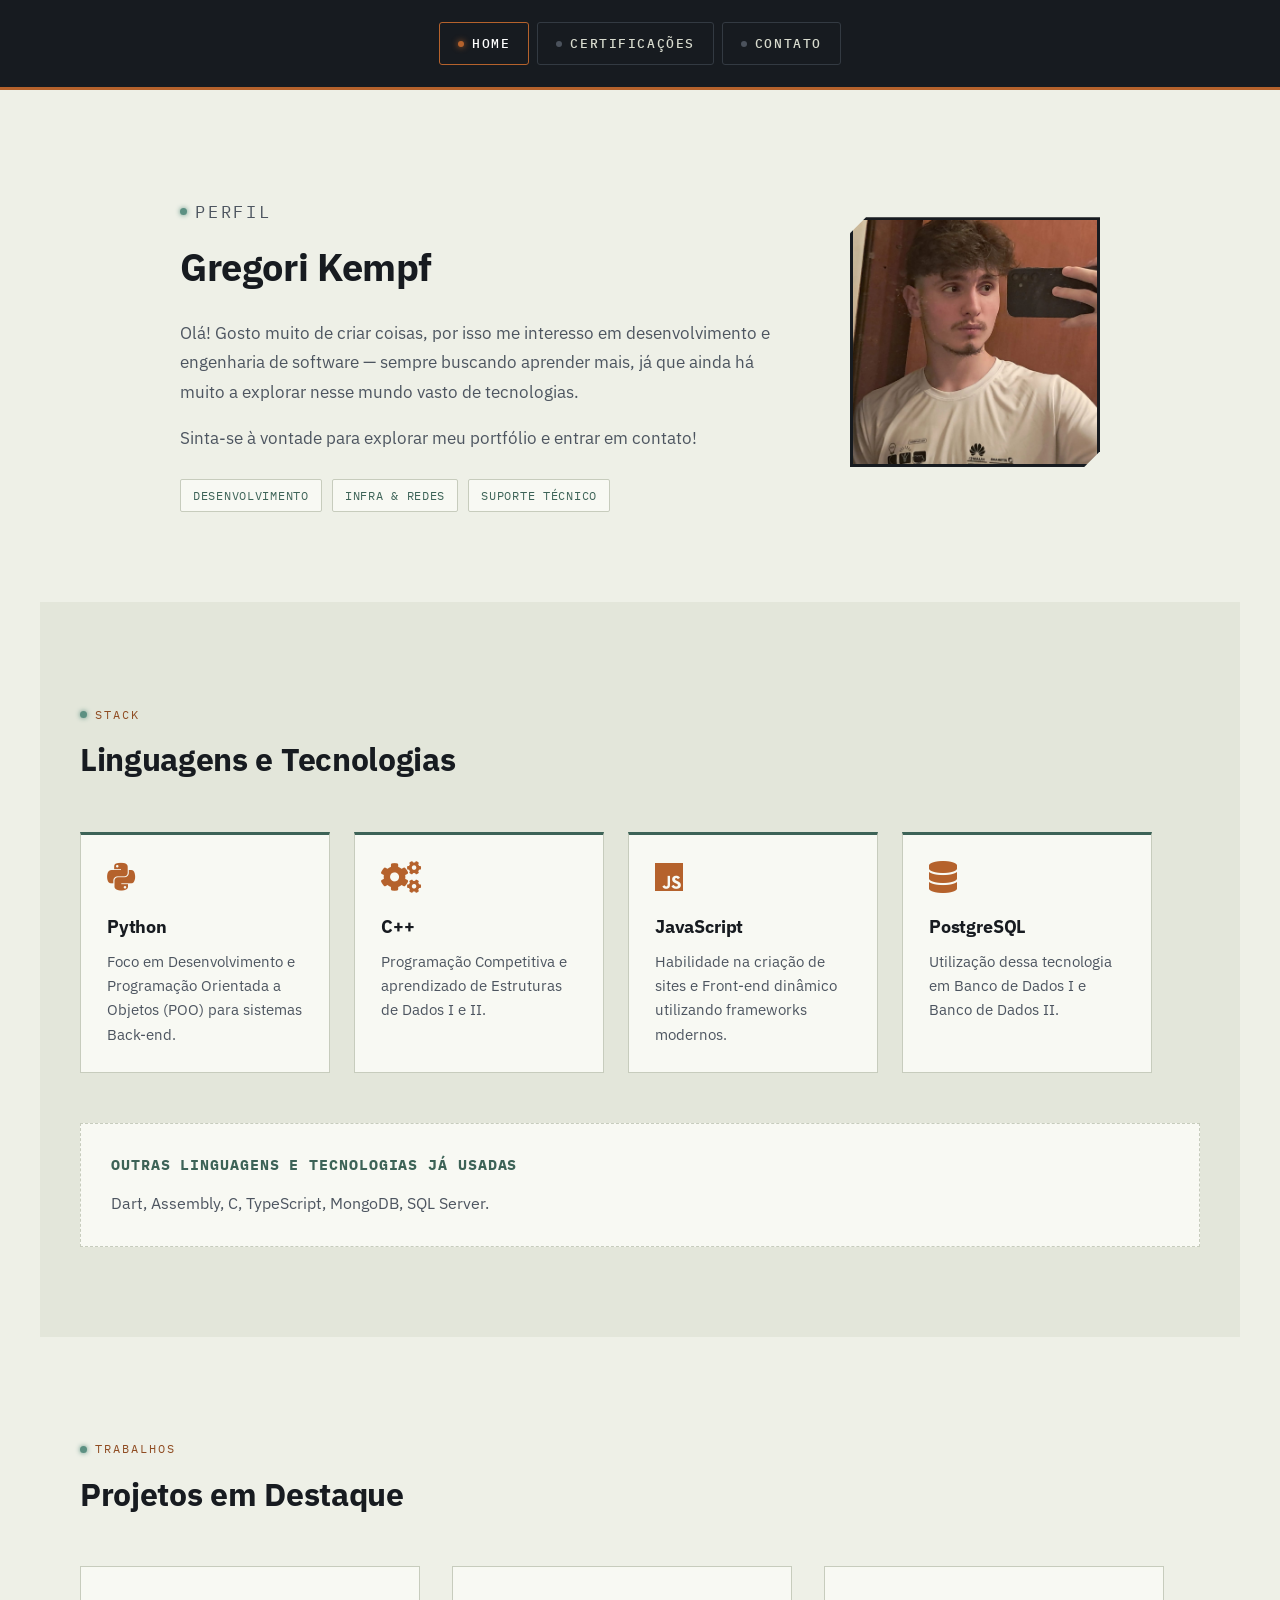
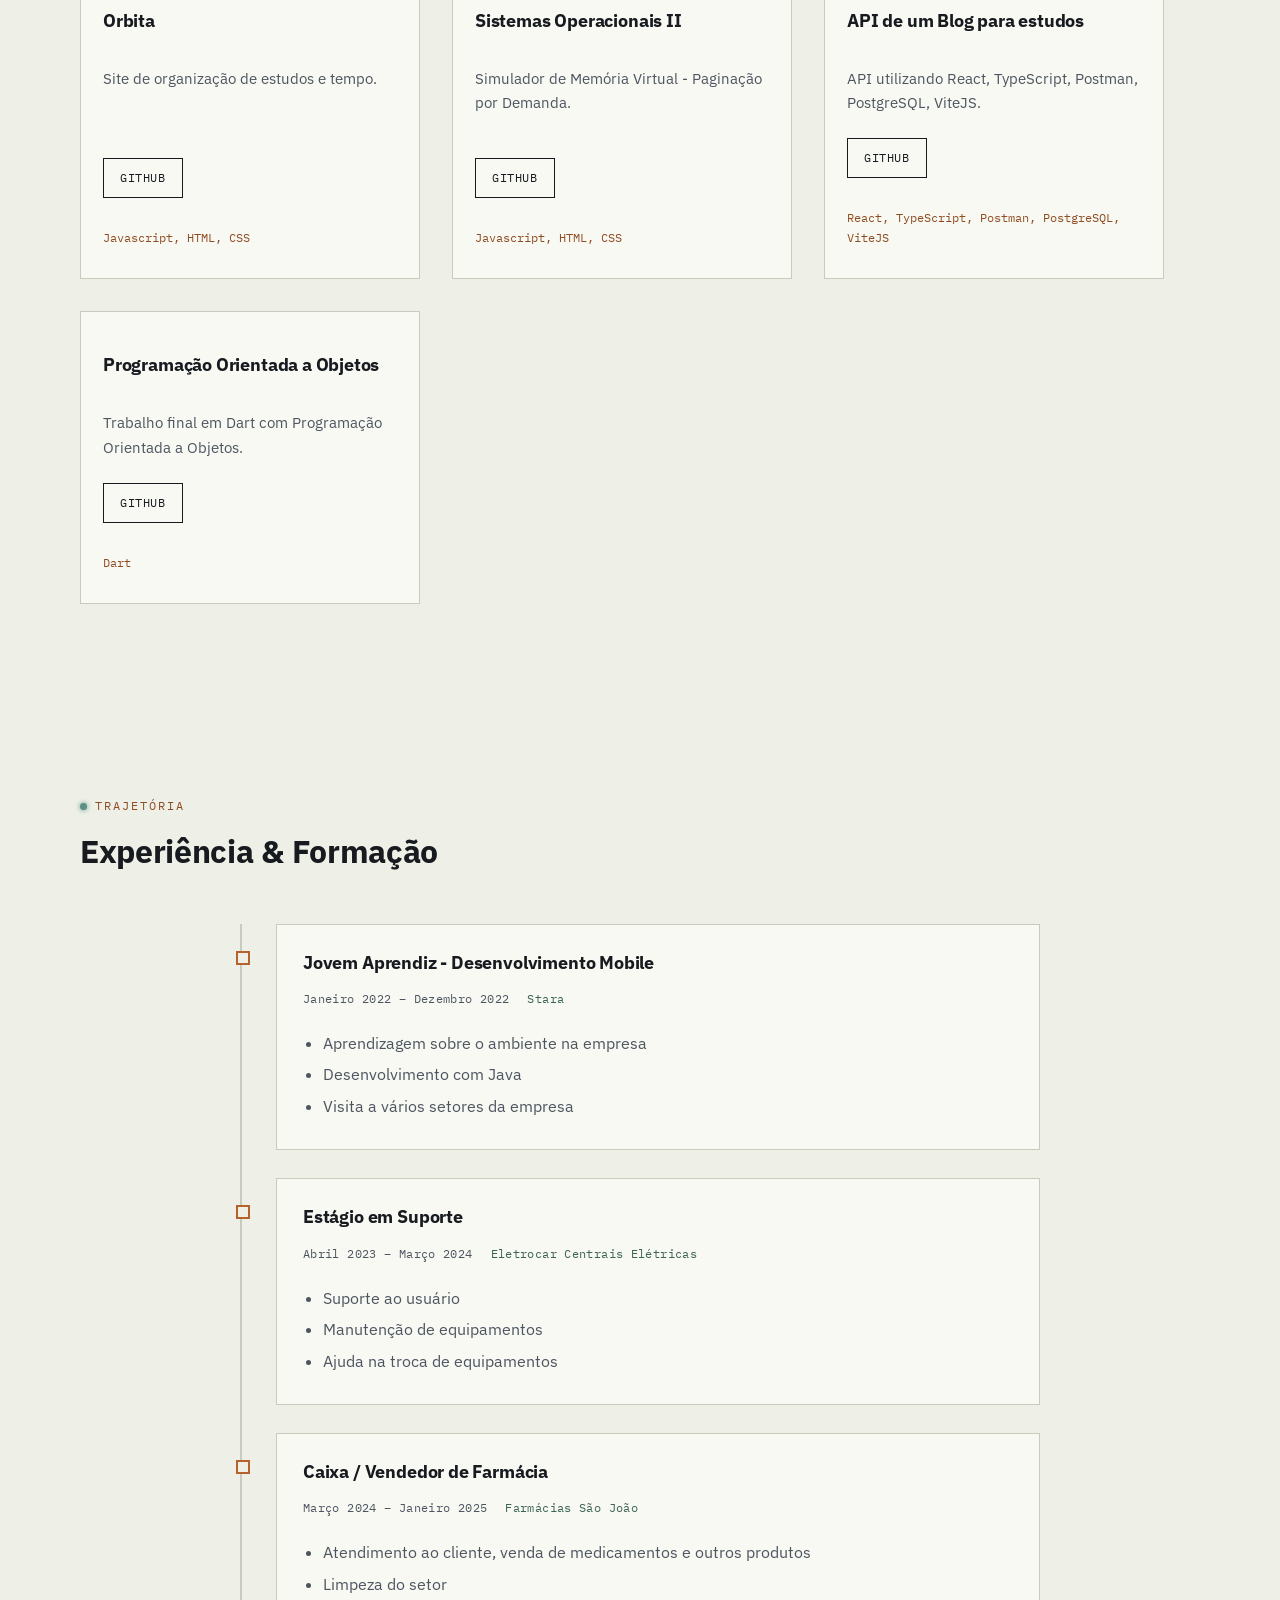
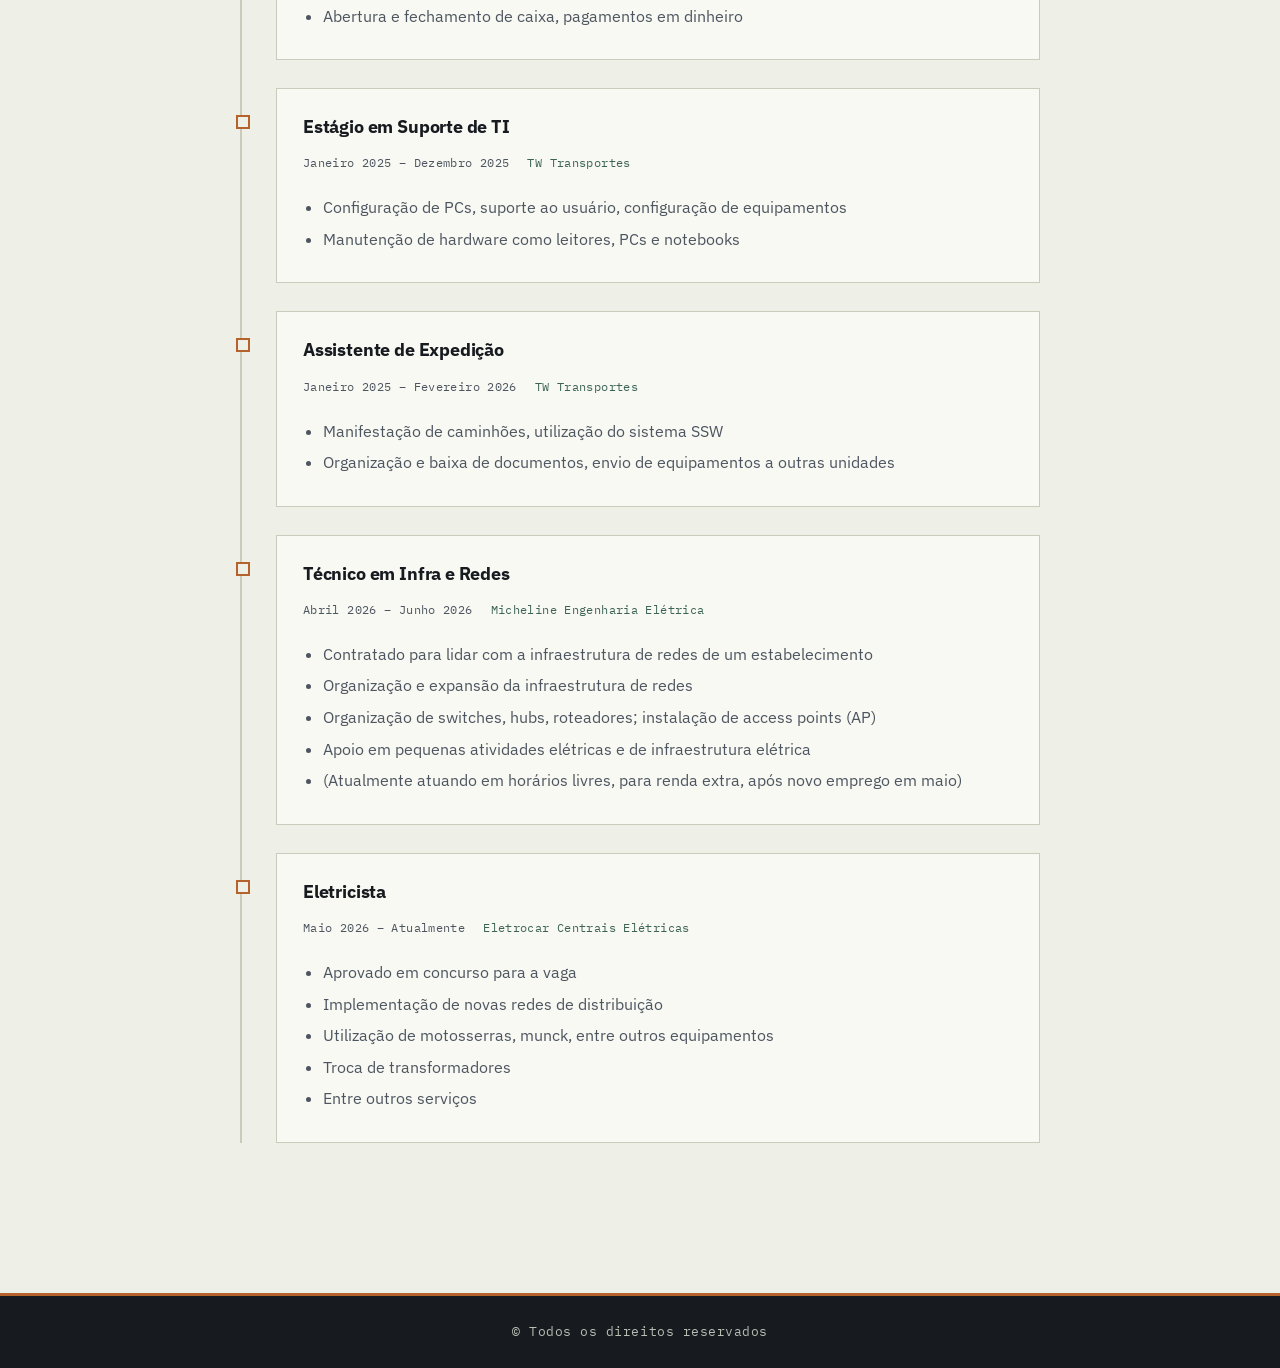
<file: index.html>
<!DOCTYPE html>
<html lang="pt-br">
<head>
    <meta charset="UTF-8">
    <meta name="viewport" content="width=device-width, initial-scale=1.0">
    <link rel="stylesheet" href="base.css">
    <link rel="stylesheet" href="home.css">
    <link rel="stylesheet" href="https://cdnjs.cloudflare.com/ajax/libs/font-awesome/5.15.4/css/all.min.css">
    <title>Gregori Kempf</title>
</head>
<body>
    <header>
        <a href="index.html" class="active">Home</a>
        <a href="certificados.html">Certificações</a>
        <a href="contato.html">Contato</a>
    </header>

    <section class="about-section">
        <div class="text-content">
            <p class="eyebrow">Perfil</p>
            <h2>Gregori Kempf</h2>
            <p>
                Olá! Gosto muito de criar coisas, por isso me interesso em desenvolvimento
                e engenharia de software — sempre buscando aprender mais, já que ainda há muito
                a explorar nesse mundo vasto de tecnologias.
            </p>
            <p>
                Sinta-se à vontade para explorar meu portfólio e entrar em contato!
            </p>
            <div class="role-tags">
                <span>Desenvolvimento</span>
                <span>Infra &amp; Redes</span>
                <span>Suporte técnico</span>
            </div>
        </div>
        <div class="image-content">
            <img src="images/me2.jpeg" alt="Foto de Gregori Kempf" class="profile-picture">
        </div>
    </section>

    <main>
        <section id="skills-section">
            <div class="section-heading">
                <p class="eyebrow">Stack</p>
                <h2>Linguagens e Tecnologias</h2>
            </div>

            <div class="skills-grid">
                <div class="skill-card">
                    <i class="fab fa-python fa-2x"></i>
                    <h3>Python</h3>
                    <p>Foco em Desenvolvimento e Programação Orientada a Objetos (POO) para sistemas Back-end.</p>
                </div>

                <div class="skill-card">
                    <i class="fas fa-cogs fa-2x"></i>
                    <h3>C++</h3>
                    <p>Programação Competitiva e aprendizado de Estruturas de Dados I e II.</p>
                </div>

                <div class="skill-card">
                    <i class="fab fa-js fa-2x"></i>
                    <h3>JavaScript</h3>
                    <p>Habilidade na criação de sites e Front-end dinâmico utilizando frameworks modernos.</p>
                </div>

                <div class="skill-card">
                    <i class="fas fa-database fa-2x"></i>
                    <h3>PostgreSQL</h3>
                    <p>Utilização dessa tecnologia em Banco de Dados I e Banco de Dados II.</p>
                </div>
            </div>

            <div class="other-skills">
                <h3>Outras Linguagens e Tecnologias já usadas</h3>
                <p>Dart, Assembly, C, TypeScript, MongoDB, SQL Server.</p>
            </div>
        </section>

        <section id="projects-section">
            <div class="section-heading">
                <p class="eyebrow">Trabalhos</p>
                <h2>Projetos em Destaque</h2>
            </div>

            <div class="projects-container">

                 <article class="project-card">
                    <h3>Orbita</h3>
                    <p>Site de organização de estudos e tempo.</p>
                    <div class="project-links">
                        <a href="https://github.com/GregKmpf/orbita.git" target="_blank" class="btn-repo">GitHub</a>
                    </div>
                    <p class="technologies">Javascript, HTML, CSS</p>
                </article>

                <article class="project-card">
                    <h3>Sistemas Operacionais II</h3>
                    <p>Simulador de Memória Virtual - Paginação por Demanda.</p>
                    <div class="project-links">
                        <a href="https://github.com/GregKmpf/VirtualMemory_SO2.git" target="_blank" class="btn-repo">GitHub</a>
                    </div>
                    <p class="technologies">Javascript, HTML, CSS</p>
                </article>

                <article class="project-card">
                    <h3>API de um Blog para estudos</h3>
                    <p>API utilizando React, TypeScript, Postman, PostgreSQL, ViteJS.</p>
                    <div class="project-links">
                        <a href="https://github.com/GregKmpf/Blog.git" target="_blank" class="btn-repo">GitHub</a>
                    </div>
                    <p class="technologies">React, TypeScript, Postman, PostgreSQL, ViteJS</p>
                </article>

                <article class="project-card">
                    <h3>Programação Orientada a Objetos</h3>
                    <p>Trabalho final em Dart com Programação Orientada a Objetos.</p>
                    <div class="project-links">
                        <a href="https://github.com/GregKmpf/UPF-3_Sem-POO-Trabalho_Final.git" target="_blank" class="btn-repo">GitHub</a>
                    </div>
                    <p class="technologies">Dart</p>
                </article>
            </div>
        </section>

        <section id="experience-education">
            <div class="section-heading">
                <p class="eyebrow">Trajetória</p>
                <h2>Experiência &amp; Formação</h2>
            </div>

            <div class="timeline">
                <div class="timeline-item">
                    <h3>Jovem Aprendiz - Desenvolvimento Mobile</h3>
                    <span class="period">Janeiro 2022 – Dezembro 2022</span>
                    <span class="company">Stara</span>
                    <ul>
                        <li>Aprendizagem sobre o ambiente na empresa</li>
                        <li>Desenvolvimento com Java</li>
                        <li>Visita a vários setores da empresa</li>
                    </ul>
                </div>

                <div class="timeline-item">
                    <h3>Estágio em Suporte</h3>
                    <span class="period">Abril 2023 – Março 2024</span>
                    <span class="company">Eletrocar Centrais Elétricas</span>
                    <ul>
                        <li>Suporte ao usuário</li>
                        <li>Manutenção de equipamentos</li>
                        <li>Ajuda na troca de equipamentos</li>
                    </ul>
                </div>

                <div class="timeline-item">
                    <h3>Caixa / Vendedor de Farmácia</h3>
                    <span class="period">Março 2024 – Janeiro 2025</span>
                    <span class="company">Farmácias São João</span>
                    <ul>
                        <li>Atendimento ao cliente, venda de medicamentos e outros produtos</li>
                        <li>Limpeza do setor</li>
                        <li>Abertura e fechamento de caixa, pagamentos em dinheiro</li>
                    </ul>
                </div>

                <div class="timeline-item">
                    <h3>Estágio em Suporte de TI</h3>
                    <span class="period">Janeiro 2025 – Dezembro 2025</span>
                    <span class="company">TW Transportes</span>
                    <ul>
                        <li>Configuração de PCs, suporte ao usuário, configuração de equipamentos</li>
                        <li>Manutenção de hardware como leitores, PCs e notebooks</li>
                    </ul>
                </div>

                <div class="timeline-item">
                    <h3>Assistente de Expedição</h3>
                    <span class="period">Janeiro 2025 – Fevereiro 2026</span>
                    <span class="company">TW Transportes</span>
                    <ul>
                        <li>Manifestação de caminhões, utilização do sistema SSW</li>
                        <li>Organização e baixa de documentos, envio de equipamentos a outras unidades</li>
                    </ul>
                </div>

                <div class="timeline-item">
                    <h3>Técnico em Infra e Redes</h3>
                    <span class="period">Abril 2026 – Junho 2026</span>
                    <span class="company">Micheline Engenharia Elétrica</span>
                    <ul>
                        <li>Contratado para lidar com a infraestrutura de redes de um estabelecimento</li>
                        <li>Organização e expansão da infraestrutura de redes</li>
                        <li>Organização de switches, hubs, roteadores; instalação de access points (AP)</li>
                        <li>Apoio em pequenas atividades elétricas e de infraestrutura elétrica</li>
                        <li>(Atualmente atuando em horários livres, para renda extra, após novo emprego em maio)</li>
                    </ul>
                </div>

                <div class="timeline-item">
                    <h3>Eletricista</h3>
                    <span class="period">Maio 2026 – Atualmente</span>
                    <span class="company">Eletrocar Centrais Elétricas</span>
                    <ul>
                        <li>Aprovado em concurso para a vaga</li>
                        <li>Implementação de novas redes de distribuição</li>
                        <li>Utilização de motosserras, munck, entre outros equipamentos</li>
                        <li>Troca de transformadores</li>
                        <li>Entre outros serviços</li>
                    </ul>
                </div>
            </div>
        </section>
    </main>

    <footer>
        <p>© Todos os direitos reservados</p>
    </footer>
</body>
</html>
</file>
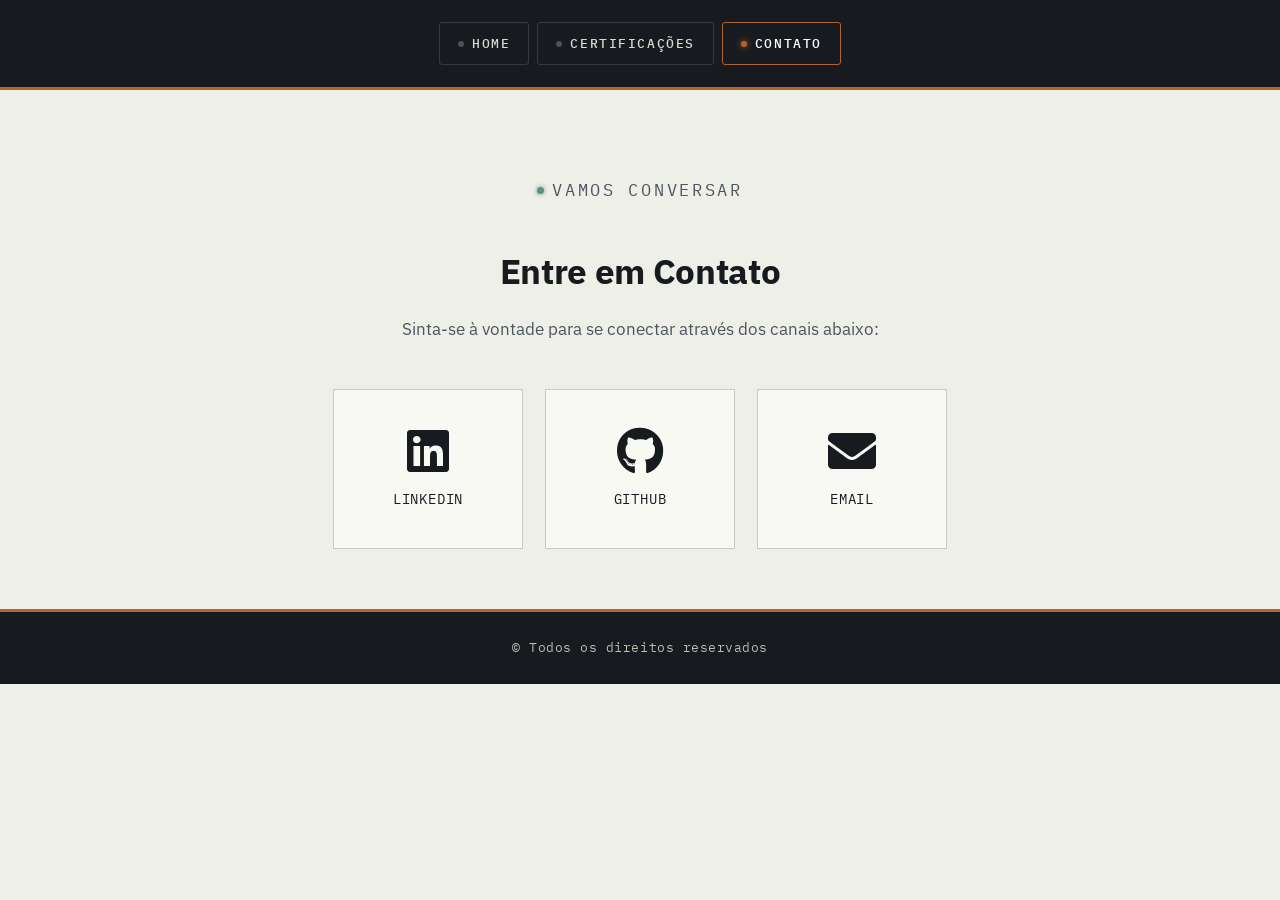
<file: contato.html>
<!DOCTYPE html>
<html lang="pt-br">
<head>
    <meta charset="UTF-8">
    <meta name="viewport" content="width=device-width, initial-scale=1.0">
    <link rel="stylesheet" href="base.css">
    <link rel="stylesheet" href="contact.css">
    <link rel="stylesheet" href="https://cdnjs.cloudflare.com/ajax/libs/font-awesome/5.15.4/css/all.min.css">
    <title>Contato - Gregori Kempf</title>
</head>
<body>
    <header>
        <a href="index.html">Home</a>
        <a href="certificados.html">Certificações</a>
        <a href="contato.html" class="active">Contato</a>
    </header>

    <main id="contato-main">
        <p class="eyebrow">Vamos conversar</p>
        <h2>Entre em Contato</h2>
        <p>Sinta-se à vontade para se conectar através dos canais abaixo:</p>

        <div class="contato-links">
            <a href="https://www.linkedin.com/in/gregori-kempf-9371a524a" target="_blank" class="contato-card linkedin">
                <i class="fab fa-linkedin fa-3x"></i>
                <span>LinkedIn</span>
            </a>

            <a href="https://github.com/GregKmpf" target="_blank" class="contato-card github">
                <i class="fab fa-github fa-3x"></i>
                <span>GitHub</span>
            </a>

            <a href="mailto:204034@upf.br" class="contato-card email">
                <i class="fas fa-envelope fa-3x"></i>
                <span>Email</span>
            </a>
        </div>
    </main>

    <footer>
        <p>© Todos os direitos reservados</p>
    </footer>
</body>
</html>
</file>
<file: base.css>
@import url('https://fonts.googleapis.com/css2?family=IBM+Plex+Sans:wght@400;500;600;700&family=IBM+Plex+Mono:wght@400;500;600&display=swap');

/* ============================================
   TOKENS — inspirado em painel elétrico / placa de circuito,
   já que o Gregori transita entre infra/elétrica e software.
   ============================================ */
:root {
  --ink: #171b20;
  --ink-soft: #4d5560;
  --paper: #eef0e7;
  --paper-alt: #e3e6da;
  --card: #f8f9f3;
  --line: #c7ccbd;
  --copper: #b5622c;
  --copper-dark: #8f4c22;
  --circuit: #3d6357;
  --circuit-bright: #5c9082;

  --font-display: 'IBM Plex Sans', sans-serif;
  --font-body: 'IBM Plex Sans', sans-serif;
  --font-mono: 'IBM Plex Mono', monospace;
}

* { box-sizing: border-box; }

html { scroll-behavior: smooth; }

body {
  margin: 0;
  padding: 0;
  background-color: var(--paper);
  color: var(--ink);
  font-family: var(--font-body);
  line-height: 1.6;
}

@media (prefers-reduced-motion: reduce) {
  html { scroll-behavior: auto; }
  *, *::before, *::after { animation-duration: 0.001ms !important; transition-duration: 0.001ms !important; }
}

a { color: inherit; }

/* ============================================
   HEADER — remete a um painel de disjuntores:
   faixa escura, rótulos em mono, indicador aceso no item ativo.
   ============================================ */
header {
  background-color: var(--ink);
  display: flex;
  align-items: center;
  justify-content: center;
  gap: 8px;
  padding: 22px 16px;
  flex-wrap: wrap;
  border-bottom: 3px solid var(--copper);
}

header a {
  position: relative;
  display: inline-flex;
  align-items: center;
  gap: 8px;
  color: #d8dbce;
  text-decoration: none;
  font-family: var(--font-mono);
  font-size: 0.82rem;
  font-weight: 500;
  letter-spacing: 0.12em;
  text-transform: uppercase;
  padding: 10px 18px;
  border: 1px solid #333a42;
  border-radius: 3px;
  transition: color 0.2s ease, border-color 0.2s ease, background-color 0.2s ease;
}

header a::before {
  content: '';
  width: 6px;
  height: 6px;
  border-radius: 50%;
  background-color: #4b525c;
  transition: background-color 0.2s ease, box-shadow 0.2s ease;
}

header a:hover,
header a:focus-visible {
  color: #fff;
  border-color: var(--circuit-bright);
  background-color: rgba(92, 144, 130, 0.12);
  outline: none;
}

header a:hover::before,
header a:focus-visible::before {
  background-color: var(--circuit-bright);
  box-shadow: 0 0 6px var(--circuit-bright);
}

header a.active {
  color: #fff;
  border-color: var(--copper);
}

header a.active::before {
  background-color: var(--copper);
  box-shadow: 0 0 6px var(--copper);
}

/* ============================================
   EYEBROW — rótulo técnico acima dos títulos de seção,
   com "LED" indicando status ligado.
   ============================================ */
.eyebrow {
  display: inline-flex;
  align-items: center;
  gap: 8px;
  font-family: var(--font-mono);
  font-size: 0.78rem;
  letter-spacing: 0.16em;
  text-transform: uppercase;
  color: var(--copper-dark);
  margin-bottom: 10px;
}

.eyebrow::before {
  content: '';
  width: 7px;
  height: 7px;
  border-radius: 50%;
  background-color: var(--circuit-bright);
  box-shadow: 0 0 5px var(--circuit-bright);
}

h1, h2, h3 {
  font-family: var(--font-display);
  color: var(--ink);
  letter-spacing: -0.01em;
}

/* ============================================
   FOOTER
   ============================================ */
footer, #footer {
  width: 100%;
  background-color: var(--ink);
  color: #b9bdb2;
  text-align: center;
  padding: 26px 16px;
  font-family: var(--font-mono);
  font-size: 0.8rem;
  letter-spacing: 0.04em;
  margin-top: 60px;
  border-top: 3px solid var(--copper);
}

footer p, #footer p {
  margin: 0;
}
</file>
<file: home.css>
/* ============================================
   SOBRE MIM — layout tipo "crachá de acesso":
   foto em moldura quadrada com cantos cortados, texto com eyebrow.
   ============================================ */
.about-section {
  display: flex;
  align-items: center;
  justify-content: center;
  gap: 70px;
  padding: 90px 40px;
  max-width: 1200px;
  margin: 0 auto;
  flex-wrap: wrap;
}

.text-content {
  flex: 1;
  min-width: 280px;
  max-width: 600px;
}

.text-content h2 {
  font-size: 2.4rem;
  font-weight: 700;
  margin: 0 0 20px;
}

.text-content p {
  font-size: 1.08rem;
  line-height: 1.7;
  color: var(--ink-soft);
}

.role-tags {
  display: flex;
  flex-wrap: wrap;
  gap: 10px;
  margin-top: 26px;
}

.role-tags span {
  font-family: var(--font-mono);
  font-size: 0.75rem;
  letter-spacing: 0.06em;
  text-transform: uppercase;
  color: var(--circuit);
  border: 1px solid var(--line);
  background-color: var(--card);
  padding: 6px 12px;
  border-radius: 2px;
}

.image-content { flex-shrink: 0; }

.profile-picture {
  width: 250px;
  height: 250px;
  object-fit: cover;
  clip-path: polygon(16px 0, 100% 0, 100% calc(100% - 16px), calc(100% - 16px) 100%, 0 100%, 0 16px);
  border: 3px solid var(--ink);
  outline: 3px solid var(--copper);
  outline-offset: 6px;
  background-color: var(--card);
}

@media (max-width: 768px) {
  .about-section { flex-direction: column-reverse; text-align: center; gap: 36px; padding: 60px 24px; }
  .role-tags { justify-content: center; }
}

/* ============================================
   SEÇÕES COMUNS
   ============================================ */
#skills-section,
#projects-section,
#experience-education {
  padding: 90px 40px;
  max-width: 1200px;
  margin: 0 auto;
}

#skills-section { background-color: var(--paper-alt); }

.section-heading { margin-bottom: 46px; }

.section-heading h2 { font-size: 2rem; margin: 0; }

/* ============================================
   HABILIDADES — chips como pinos de conector
   ============================================ */
.skills-grid {
  display: flex;
  flex-wrap: wrap;
  gap: 24px;
}

.skill-card {
  background-color: var(--card);
  border: 1px solid var(--line);
  border-top: 3px solid var(--circuit);
  padding: 26px;
  width: 250px;
  transition: border-color 0.2s ease, transform 0.2s ease;
}

.skill-card:hover { border-top-color: var(--copper); transform: translateY(-4px); }

.skill-card i { color: var(--copper); margin-bottom: 14px; }

.skill-card h3 { margin: 6px 0 8px; font-size: 1.1rem; }

.skill-card p { margin: 0; color: var(--ink-soft); font-size: 0.95rem; }

.other-skills {
  margin-top: 50px;
  padding: 28px 30px;
  background-color: var(--card);
  border: 1px dashed var(--line);
}

.other-skills h3 {
  font-family: var(--font-mono);
  font-size: 0.95rem;
  letter-spacing: 0.06em;
  text-transform: uppercase;
  color: var(--circuit);
  margin: 0 0 12px;
}

.other-skills p { margin: 0; font-size: 1.02rem; line-height: 1.8; color: var(--ink-soft); }

/* ============================================
   PROJETOS
   ============================================ */
.projects-container {
  display: flex;
  gap: 32px;
  flex-wrap: wrap;
}

.project-card {
  background-color: var(--card);
  border: 1px solid var(--line);
  width: 340px;
  text-align: left;
  display: flex;
  flex-direction: column;
}

.project-card img { width: 100%; height: 200px; object-fit: cover; }

.project-card h3 {
  padding: 20px 22px 4px;
  font-size: 1.15rem;
}

.project-card p { padding: 0 22px; font-size: 0.95rem; color: var(--ink-soft); margin: 8px 0; }

.project-links {
  padding: 16px 22px 22px;
  display: flex;
  gap: 14px;
  margin-top: auto;
}

.btn-demo, .btn-repo {
  text-decoration: none;
  padding: 9px 16px;
  font-family: var(--font-mono);
  font-size: 0.78rem;
  letter-spacing: 0.05em;
  text-transform: uppercase;
  border: 1px solid transparent;
  transition: background-color 0.2s ease, color 0.2s ease, border-color 0.2s ease;
}

.btn-demo { background-color: var(--circuit); color: #fff; }
.btn-demo:hover { background-color: var(--circuit-bright); }

.btn-repo { border-color: var(--ink); color: var(--ink); }
.btn-repo:hover { background-color: var(--ink); color: #fff; }

.technologies {
  font-family: var(--font-mono) !important;
  font-size: 0.78rem !important;
  color: var(--copper-dark) !important;
  padding-bottom: 22px !important;
}

@media (max-width: 768px) {
  #skills-section, #projects-section, #experience-education { padding: 60px 20px; }
  .skill-card { width: 100%; }
  .projects-container { flex-direction: column; }
  .project-card { width: 100%; }
}

/* ============================================
   TRAJETÓRIA — trilha de circuito: linha vertical
   com "pads" quadrados marcando cada posição.
   ============================================ */
.timeline {
  position: relative;
  max-width: 800px;
  margin: 0 auto;
  padding-left: 34px;
  border-left: 2px solid var(--line);
}

.timeline-item {
  position: relative;
  background-color: var(--card);
  border: 1px solid var(--line);
  padding: 24px 26px;
  margin-bottom: 28px;
}

.timeline-item::before {
  content: '';
  position: absolute;
  left: -41px;
  top: 26px;
  width: 10px;
  height: 10px;
  background-color: var(--paper);
  border: 2px solid var(--copper);
}

.timeline-item:last-child { margin-bottom: 0; }

.timeline-item h3 { margin: 0 0 8px; font-size: 1.1rem; color: var(--ink); }

.timeline-item .period,
.timeline-item .company {
  display: inline-block;
  font-family: var(--font-mono);
  font-size: 0.78rem;
  letter-spacing: 0.03em;
  color: var(--ink-soft);
  margin-bottom: 10px;
  margin-right: 14px;
}

.timeline-item .company { color: var(--circuit); }

.timeline-item ul { margin: 12px 0 0; padding-left: 20px; }
.timeline-item ul li { margin-bottom: 6px; color: var(--ink-soft); }
</file>
<file: contact.css>
#contato-main {
  max-width: 900px;
  margin: 70px auto 40px;
  padding: 0 24px;
  text-align: center;
}

#contato-main h2 {
  font-size: 2.2rem;
  margin-bottom: 12px;
}

#contato-main > p {
  color: var(--ink-soft);
  font-size: 1.05rem;
}

.contato-links {
  display: flex;
  flex-wrap: wrap;
  justify-content: center;
  gap: 22px;
  margin-top: 46px;
}

.contato-card {
  display: flex;
  flex-direction: column;
  align-items: center;
  justify-content: center;
  gap: 14px;
  text-decoration: none;
  width: 190px;
  height: 160px;
  border: 1px solid var(--line);
  background-color: var(--card);
  color: var(--ink);
  transition: transform 0.2s ease, border-color 0.2s ease, background-color 0.2s ease, color 0.2s ease;
}

.contato-card span {
  font-family: var(--font-mono);
  font-size: 0.85rem;
  letter-spacing: 0.06em;
  text-transform: uppercase;
}

.contato-card:hover {
  transform: translateY(-6px);
  color: #fff;
}

.linkedin:hover { background-color: #0077b5; border-color: #0077b5; }
.github:hover   { background-color: #171b20; border-color: #171b20; }
.email:hover    { background-color: #ea4335; border-color: #ea4335; }
</file>
